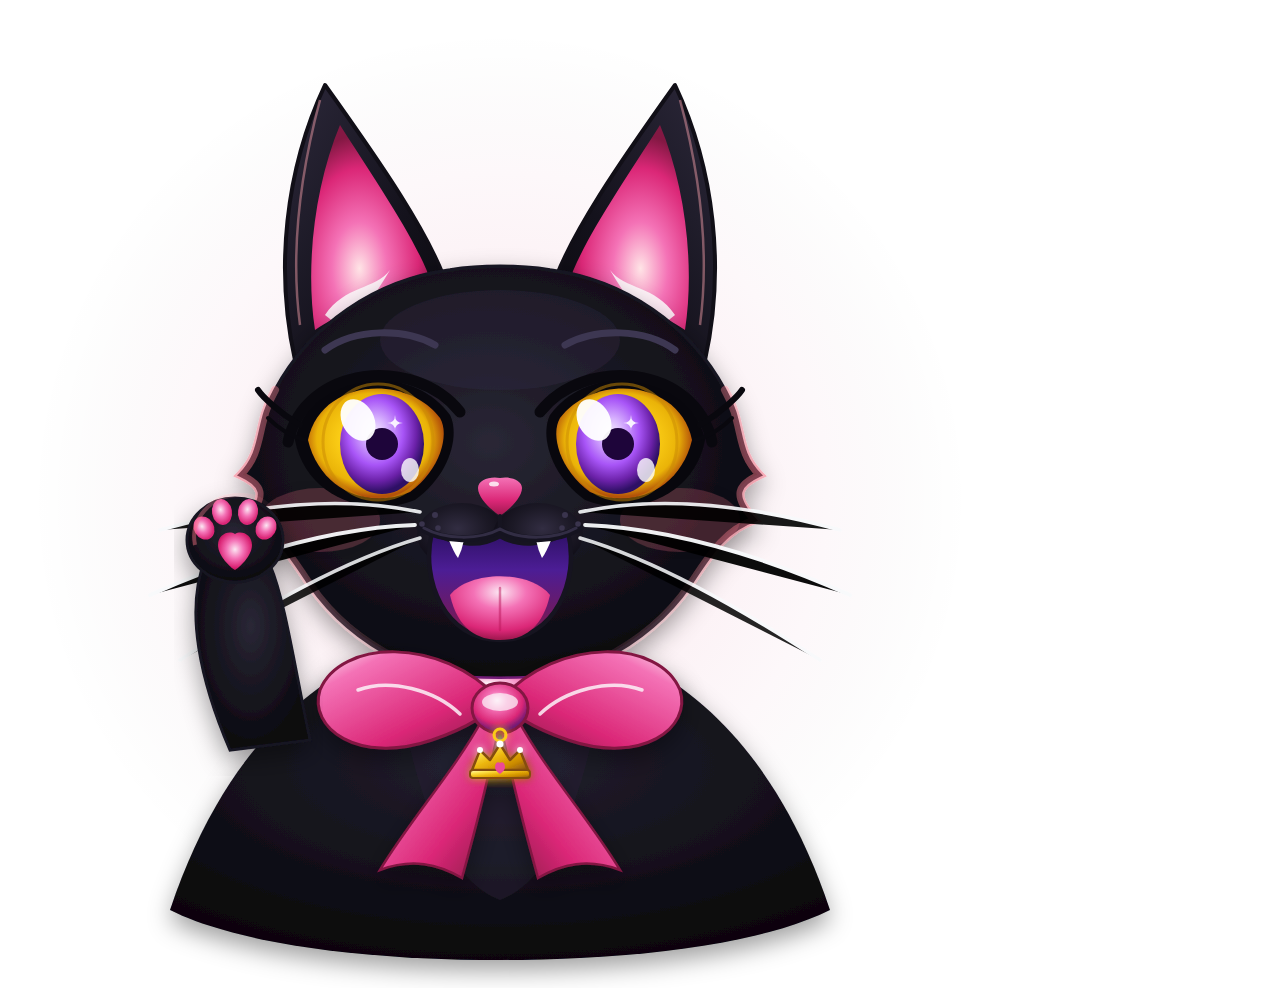
<file: render.html>
<!DOCTYPE html>
<html>
<head>
<meta charset="utf-8">
<style>
  * { margin: 0; padding: 0; box-sizing: border-box; }
  html, body {
    width: 1000px;
    height: 1000px;
    overflow: hidden;
    background: transparent;
    display: flex;
    align-items: center;
    justify-content: center;
  }
  img, svg {
    width: 1000px;
    height: 1000px;
  }
</style>
</head>
<body>
  <img src="Is_animada.svg" alt="Is Mascote">
</body>
</html>
</file>
